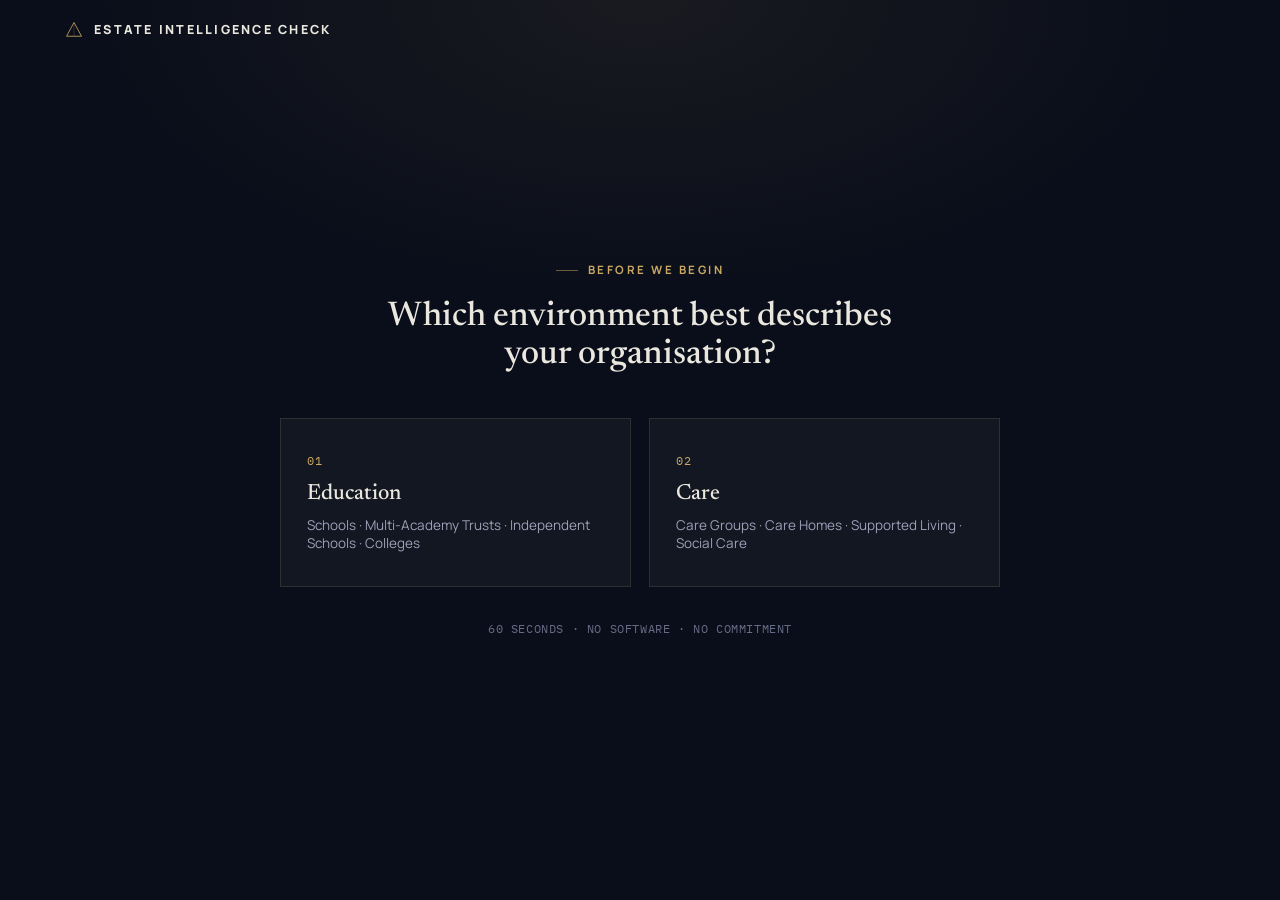
<file: public/check.html>
<!DOCTYPE html>
<html lang="en-GB">
<head>
<meta charset="UTF-8">
<meta name="viewport" content="width=device-width, initial-scale=1, viewport-fit=cover">
<title>The Estate Intelligence Check | Prism</title>
<meta name="description" content="A 60-second diagnostic for education and care sector leaders: find out how visible your organisation's future replacement, condition and funding pressure really is.">
<meta name="robots" content="index,follow">
<meta property="og:type" content="website">
<meta property="og:title" content="The Estate Intelligence Check | Prism">
<meta property="og:description" content="You know what you own. Do you know what it's going to cost you? Take the 60-second Estate Intelligence Check.">
<meta property="og:url" content="https://www.prismgroup.uk/check">
<!-- <meta property="og:image" content="https://www.prismgroup.uk/check/og-image.jpg"> add a 1200x630 share image when available -->
<link rel="icon" href="data:image/svg+xml,%3Csvg xmlns='http://www.w3.org/2000/svg' viewBox='0 0 32 32'%3E%3Crect width='32' height='32' fill='%23070910'/%3E%3Cpath d='M16 6 L25 24 L7 24 Z' fill='none' stroke='%23c9a961' stroke-width='1.4'/%3E%3Cpath d='M16 6 L16 24' stroke='%23c9a961' stroke-width='0.6' opacity='0.6'/%3E%3C/svg%3E">
<link rel="preconnect" href="https://fonts.googleapis.com">
<link rel="preconnect" href="https://fonts.gstatic.com" crossorigin>
<link href="https://fonts.googleapis.com/css2?family=Newsreader:ital,wght@0,400;0,500;0,600;1,400;1,500&family=Manrope:wght@400;500;600;700;800&family=IBM+Plex+Mono:wght@500;600&display=swap" rel="stylesheet">
<style>
  /* ============================================================
     DESIGN TOKENS
     Prism — cinematic dark editorial. Committed single visual
     world (deliberate, not an oversight): a high-end intelligence
     firm, not a SaaS product. See design notes at end of file.
     ============================================================ */
  :root{
    --void:#07080d;
    --navy-950:#0a0e1a;
    --navy-900:#0e1424;
    --navy-850:#111a2e;
    --navy-800:#141c33;
    --navy-700:#1c2846;
    --line:rgba(201,178,128,.15);
    --line-strong:rgba(201,178,128,.32);
    --line-flat:rgba(234,231,222,.09);
    --ink:#eae7de;
    --ink-dim:#9aa1b8;
    --ink-faint:#666d85;
    --gold:#c9a961;
    --gold-bright:#e8cf94;
    --gold-dim:rgba(201,169,97,.5);
    --glass:rgba(234,231,222,.035);
    --glass-strong:rgba(234,231,222,.065);
    --good:#7fb599;
    --warn:#cf9c5c;
    --risk:#c77e6c;
    --shadow-lg:0 40px 100px -40px rgba(0,0,0,.75);
    --shadow-md:0 20px 50px -25px rgba(0,0,0,.6);
    --serif:'Newsreader', Georgia, 'Times New Roman', serif;
    --sans:'Manrope', -apple-system, BlinkMacSystemFont, 'Segoe UI', sans-serif;
    --mono:'IBM Plex Mono', 'SFMono-Regular', Menlo, Consolas, monospace;
    --measure:640px;
    --edge: clamp(20px, 6vw, 64px);
  }

  *,*::before,*::after{ box-sizing:border-box; }
  html{ background:var(--void); scroll-behavior:smooth; height:100%; }
  body{
    margin:0;
    height:100%;
    background:var(--void);
    color:var(--ink);
    font-family:var(--sans);
    font-size:16px;
    line-height:1.6;
    -webkit-font-smoothing:antialiased;
    text-rendering:optimizeLegibility;
    overflow:hidden;
  }

  h1,h2,h3,h4{ font-family:var(--serif); font-weight:500; line-height:1.12; margin:0; text-wrap:balance; }
  p{ margin:0; }
  a{ color:inherit; }
  button{ font-family:inherit; }
  img,svg{ display:block; max-width:100%; }

  .eyebrow{
    font-family:var(--sans); font-weight:700; font-size:11.5px; letter-spacing:.22em;
    text-transform:uppercase; color:var(--gold); display:inline-flex; align-items:center; gap:10px;
  }
  .eyebrow::before{ content:''; width:22px; height:1px; background:var(--gold-dim); display:block; }

  .measure{ max-width:var(--measure); }
  .wrap{ max-width:1180px; margin-inline:auto; padding-inline:var(--edge); }

  ::selection{ background:var(--gold); color:var(--navy-950); }
  :focus-visible{ outline:1.5px solid var(--gold-bright); outline-offset:3px; }

  /* subtle grain / vignette so flat navy never looks like a plain SaaS bg */
  body::before{
    content:''; position:fixed; inset:0; pointer-events:none; z-index:0;
    background:
      radial-gradient(ellipse 90% 60% at 50% -10%, rgba(201,169,97,.07), transparent 60%),
      radial-gradient(ellipse 70% 50% at 100% 100%, rgba(28,40,70,.5), transparent 60%);
  }

  /* ============================================================
     BRAND / HEADER (lives inside the stage now — see STAGE below)
     ============================================================ */
  .brand{ display:flex; align-items:center; gap:10px; text-decoration:none; }
  .brand svg{ width:20px; height:20px; }
  .brand-word{ font-family:var(--sans); font-weight:800; font-size:14.5px; letter-spacing:.18em; color:var(--ink); }

  .header-progress{
    font-family:var(--mono); font-size:12.5px; letter-spacing:.06em; color:var(--ink-dim);
    display:flex; align-items:center; gap:10px; opacity:0; transform:translateY(-4px);
    transition:opacity .3s ease, transform .3s ease;
  }
  .header-progress.show{ opacity:1; transform:none; }
  .header-progress b{ color:var(--gold-bright); font-weight:600; }

  .cta-row{ display:flex; flex-wrap:wrap; align-items:center; gap:18px; margin-top:6px; }

  .btn{
    appearance:none; border:none; cursor:pointer; font-family:var(--sans); font-weight:700;
    font-size:14.5px; letter-spacing:.03em; display:inline-flex; align-items:center; gap:10px;
    padding:16px 26px; transition:background .25s ease, color .25s ease, border-color .25s ease, transform .25s ease;
  }
  .btn-primary{
    background:var(--gold); color:var(--navy-950); border:1px solid var(--gold);
  }
  .btn-primary:hover{ background:var(--gold-bright); border-color:var(--gold-bright); transform:translateY(-1px); }
  .btn-primary svg{ width:14px; height:14px; transition:transform .25s ease; }
  .btn-primary:hover svg{ transform:translateX(3px); }

  .btn-ghost{
    background:transparent; color:var(--ink-dim); border:1px solid var(--line-flat);
  }
  .btn-ghost:hover{ color:var(--ink); border-color:var(--line-strong); }

  .reassure{
    font-family:var(--mono); font-size:12px; letter-spacing:.05em; color:var(--ink-faint);
  }

  /* ============================================================
     STAGE — the full-viewport diagnostic (this IS the page)
     ============================================================ */
  .stage{
    position:fixed; inset:0; z-index:100; background:var(--navy-950);
    display:flex; flex-direction:column;
  }
  .stage::before{
    content:''; position:absolute; inset:0; pointer-events:none;
    background:radial-gradient(ellipse 80% 60% at 50% 0%, rgba(201,169,97,.08), transparent 55%);
  }
  .stage-top{
    display:flex; align-items:center; justify-content:space-between; padding:20px var(--edge);
    position:relative; z-index:2;
  }
  .stage-progress-track{
    position:absolute; top:0; left:0; height:2px; background:var(--gold);
    transition:width .5s cubic-bezier(.4,0,.2,1); width:0%;
  }

  .stage-body{
    flex:1; overflow-y:auto; display:flex; flex-direction:column; align-items:center;
    padding:10px var(--edge) 70px; position:relative; z-index:2;
  }
  .panel{ width:100%; max-width:720px; margin:auto; padding:34px 0; }
  .panel[hidden]{ display:none; }

  .panel-eyebrow{ text-align:center; display:flex; justify-content:center; margin-bottom:18px; }
  .panel h2.panel-title{ text-align:center; font-size:clamp(24px,3.6vw,34px); }
  .panel .panel-sub{ text-align:center; color:var(--ink-dim); margin-top:14px; font-size:15.5px; max-width:520px; margin-inline:auto; }

  .micro-copy{
    text-align:center; font-family:var(--serif); font-style:italic; color:var(--gold-bright);
    font-size:14.5px; height:20px; margin-top:18px; opacity:0; transition:opacity .4s ease;
  }
  .micro-copy.show{ opacity:1; }

  /* sector cards */
  .sector-grid{ display:grid; grid-template-columns:1fr 1fr; gap:18px; margin-top:44px; }
  @media (max-width:600px){ .sector-grid{ grid-template-columns:1fr; } }
  .sector-card{
    background:var(--glass); border:1px solid var(--line); padding:34px 26px; text-align:left;
    cursor:pointer; color:var(--ink); transition:border-color .25s ease, background .25s ease, transform .25s ease;
    position:relative;
  }
  .sector-card:hover{ border-color:var(--line-strong); background:var(--glass-strong); transform:translateY(-2px); }
  .sector-card .sc-num{ font-family:var(--mono); font-size:12px; color:var(--gold); letter-spacing:.06em; }
  .sector-card h3{ font-size:22px; margin-top:14px; }
  .sector-card p{ color:var(--ink-dim); font-size:13.5px; margin-top:10px; }

  /* question panel */
  .q-text{
    font-family:var(--serif); font-size:clamp(21px,3.2vw,28px); text-align:center; text-wrap:balance;
    line-height:1.35; max-width:600px; margin-inline:auto;
  }
  .q-dim{ text-align:center; margin-top:14px; }
  .q-dim span{ font-family:var(--mono); font-size:11px; letter-spacing:.08em; color:var(--ink-faint); text-transform:uppercase; }

  .options{ display:flex; flex-direction:column; gap:10px; margin-top:40px; }
  .option{
    background:var(--glass); border:1px solid var(--line-flat); color:var(--ink);
    text-align:left; padding:17px 22px; cursor:pointer; font-size:15px; font-family:var(--sans); font-weight:500;
    display:flex; align-items:center; gap:14px; transition:border-color .2s ease, background .2s ease;
  }
  .option .opt-dot{ width:8px; height:8px; border:1px solid var(--ink-faint); flex:none; transition:.2s; }
  .option:hover{ border-color:var(--line-strong); background:var(--glass-strong); }
  .option:hover .opt-dot{ border-color:var(--gold-bright); }
  .option.selected{ border-color:var(--gold); background:rgba(201,169,97,.08); }
  .option.selected .opt-dot{ background:var(--gold); border-color:var(--gold); }

  .q-nav{ display:flex; justify-content:center; margin-top:30px; }
  .q-back{ background:none; border:none; color:var(--ink-faint); font-size:13px; cursor:pointer; display:flex; align-items:center; gap:6px; }
  .q-back:hover{ color:var(--ink-dim); }
  .q-back svg{ width:12px; height:12px; }

  /* lead form */
  .lead-note{
    text-align:center; color:var(--ink-dim); font-size:14px; margin-top:18px; max-width:460px; margin-inline:auto;
  }
  .lead-form{ margin-top:38px; display:grid; grid-template-columns:1fr 1fr; gap:16px; }
  .field{ display:flex; flex-direction:column; gap:8px; }
  .field.full{ grid-column:1 / -1; }
  .field label{ font-size:11.5px; letter-spacing:.06em; text-transform:uppercase; color:var(--ink-faint); font-weight:700; }
  .field input, .field select{
    background:var(--navy-900); border:1px solid var(--line-flat); color:var(--ink); padding:13px 14px;
    font-family:var(--sans); font-size:14.5px; width:100%; transition:border-color .2s ease;
  }
  .field input:focus, .field select:focus{ border-color:var(--gold-dim); outline:none; }
  .field select{ appearance:none; background-image:url("data:image/svg+xml,%3Csvg xmlns='http://www.w3.org/2000/svg' viewBox='0 0 12 8'%3E%3Cpath fill='%239aa1b8' d='M1 1l5 5 5-5'/%3E%3C/svg%3E"); background-repeat:no-repeat; background-position:right 14px center; }
  @media (max-width:560px){ .lead-form{ grid-template-columns:1fr; } }

  .lead-submit{ margin-top:26px; display:flex; flex-direction:column; align-items:center; gap:14px; }
  .privacy-line{ font-size:12px; color:var(--ink-faint); text-align:center; max-width:440px; }

  /* result panel */
  .score-block{ text-align:center; }
  .score-num{ font-family:var(--mono); font-size:clamp(64px,14vw,108px); font-weight:600; color:var(--gold-bright); line-height:1; letter-spacing:-.02em; }
  .score-num sup{ font-size:.28em; color:var(--ink-faint); font-family:var(--mono); font-weight:500; top:-.5em; }
  .score-headline{ font-size:clamp(22px,3.2vw,30px); margin-top:20px; }
  .score-sub{ color:var(--ink-dim); margin-top:10px; font-size:15.5px; }

  .dims{ display:grid; grid-template-columns:repeat(4,1fr); gap:14px; margin-top:52px; }
  @media (max-width:640px){ .dims{ grid-template-columns:1fr 1fr; } }
  .dim-card{ border:1px solid var(--line-flat); padding:18px 14px; background:var(--glass); }
  .dim-card .dim-label{ font-size:11px; letter-spacing:.04em; color:var(--ink-dim); font-weight:700; text-transform:uppercase; min-height:28px; }
  .dim-card .dim-pct{ font-family:var(--mono); font-size:26px; color:var(--ink); margin-top:10px; }
  .dim-bar{ height:3px; background:var(--line-flat); margin-top:12px; position:relative; overflow:hidden; }
  .dim-bar i{ position:absolute; left:0; top:0; bottom:0; width:0%; background:var(--gold); transition:width 1.1s cubic-bezier(.22,.7,.24,1) .2s; }
  .dim-card.weak .dim-pct{ color:var(--warn); }
  .dim-card.weak .dim-bar i{ background:var(--warn); }

  .insight{
    margin-top:56px; padding:34px clamp(20px,4vw,44px); background:var(--glass); border:1px solid var(--line);
    position:relative;
  }
  .insight::before,.insight::after{ content:''; position:absolute; width:12px; height:12px; border:1px solid var(--gold-dim); }
  .insight::before{ top:-1px; left:-1px; border-right:none; border-bottom:none; }
  .insight::after{ bottom:-1px; right:-1px; border-left:none; border-top:none; }
  .insight .eyebrow{ margin-bottom:4px; }
  .insight h3{ font-size:clamp(19px,2.6vw,24px); margin-top:14px; color:var(--gold-bright); }
  .insight p{ margin-top:16px; color:var(--ink-dim); font-size:15px; line-height:1.7; }
  .insight p + p{ margin-top:12px; }

  .benchmark{ margin-top:30px; text-align:center; }
  .benchmark p{ font-family:var(--serif); font-style:italic; color:var(--ink-dim); font-size:15px; max-width:520px; margin-inline:auto; line-height:1.6; }

  .bridge{ margin-top:80px; padding-top:60px; border-top:1px solid var(--line-flat); text-align:center; }
  .bridge h3{ font-size:clamp(23px,3.4vw,30px); }
  .bridge p.lead-p{ color:var(--ink-dim); margin-top:18px; font-size:15.5px; max-width:520px; margin-inline:auto; line-height:1.7; }
  .bridge-then{ font-family:var(--serif); font-style:italic; color:var(--gold-bright); font-size:17px; margin-top:22px; }

  .steps{ display:flex; align-items:stretch; justify-content:center; gap:0; margin-top:44px; flex-wrap:wrap; }
  .step{ flex:1; min-width:170px; max-width:220px; padding:0 18px; text-align:left; }
  .step .step-num{ font-family:var(--mono); font-size:12px; color:var(--gold); }
  .step h4{ font-family:var(--sans); font-weight:700; font-size:14.5px; margin-top:10px; color:var(--ink); }
  .step p{ font-size:13px; color:var(--ink-dim); margin-top:8px; line-height:1.55; }
  .step-arrow{ display:flex; align-items:center; color:var(--gold-dim); padding:0 6px; }
  .step-arrow svg{ width:16px; height:16px; }
  @media (max-width:640px){ .steps{ flex-direction:column; gap:22px; align-items:center; } .step{ text-align:center; max-width:280px; } .step-arrow{ transform:rotate(90deg); } }

  .final-cta{ margin-top:70px; text-align:center; }
  .final-cta h3{ font-size:clamp(21px,3vw,26px); }
  .final-cta p{ color:var(--ink-dim); margin-top:14px; font-size:15px; max-width:460px; margin-inline:auto; line-height:1.65; }
  .final-cta .cta-row{ justify-content:center; margin-top:28px; }
  .cta-confirm{ font-family:var(--serif); font-style:italic; color:var(--good); font-size:15px; }

  .stage-foot-space{ height:40px; }

  /* utility */
  .sr-only{ position:absolute; width:1px; height:1px; overflow:hidden; clip:rect(0,0,0,0); white-space:nowrap; }

  @media (prefers-reduced-motion: reduce){
    *,*::before,*::after{ animation-duration:.001ms !important; transition-duration:.001ms !important; scroll-behavior:auto !important; }
  }
</style>
</head>
<body>

<!-- ============================================================
     STAGE — the diagnostic itself. This is the whole page: no
     separate marketing/welcome screen, it opens straight on
     "Before we begin".
     ============================================================ -->
<div class="stage" id="stage" role="main" aria-label="Estate Intelligence Check">
  <div class="stage-progress-track" id="stageProgress"></div>
  <div class="stage-top">
    <a href="https://www.prismgroup.uk" class="brand" target="_blank" rel="noopener" aria-label="Prism — visit prismgroup.uk">
      <svg viewBox="0 0 32 32" aria-hidden="true"><path d="M16 4 L28 26 L4 26 Z" fill="none" stroke="#c9a961" stroke-width="1.3"/><path d="M16 4 L16 26" stroke="#c9a961" stroke-width="0.6" opacity="0.55"/></svg>
      <span class="brand-word" style="font-size:12.5px;">ESTATE INTELLIGENCE CHECK</span>
    </a>
    <div class="header-progress" id="headerProgress"><span id="hpText">01 / 05</span></div>
  </div>

  <div class="stage-body" id="stageBody">

    <!-- SECTOR -->
    <div class="panel" data-panel="sector">
      <div class="panel-eyebrow"><span class="eyebrow">BEFORE WE BEGIN</span></div>
      <h2 class="panel-title">Which environment best describes<br>your organisation?</h2>
      <div class="sector-grid">
        <button class="sector-card" data-sector="education" type="button">
          <div class="sc-num">01</div>
          <h3>Education</h3>
          <p>Schools &middot; Multi-Academy Trusts &middot; Independent Schools &middot; Colleges</p>
        </button>
        <button class="sector-card" data-sector="care" type="button">
          <div class="sc-num">02</div>
          <h3>Care</h3>
          <p>Care Groups &middot; Care Homes &middot; Supported Living &middot; Social Care</p>
        </button>
      </div>
      <p class="reassure" style="text-align:center;margin-top:32px;">60 SECONDS &middot; NO SOFTWARE &middot; NO COMMITMENT</p>
    </div>

    <!-- QUESTION -->
    <div class="panel" data-panel="question" hidden>
      <div class="panel-eyebrow"><span class="eyebrow" id="qDimLabel">ASSET VISIBILITY</span></div>
      <p class="q-text" id="qText"></p>
      <div class="options" id="qOptions"></div>
      <p class="micro-copy" id="microCopy"></p>
      <div class="q-nav">
        <button class="q-back" id="qBackBtn" type="button">
          <svg viewBox="0 0 16 16" fill="none"><path d="M10 3L5 8l5 5" stroke="currentColor" stroke-width="1.4" stroke-linecap="round" stroke-linejoin="round"/></svg>
          Back
        </button>
      </div>
    </div>

    <!-- LEAD FORM -->
    <div class="panel" data-panel="lead" hidden>
      <div class="panel-eyebrow"><span class="eyebrow">RESULT READY</span></div>
      <h2 class="panel-title">Your Estate Intelligence Score is ready.</h2>
      <p class="panel-sub">Tell us where to send your result.</p>
      <p class="lead-note">We&rsquo;ll use your answers to generate your individual Estate Intelligence result &mdash; a personal read on your organisation&rsquo;s visibility, not a generic score.</p>

      <form class="lead-form" id="leadForm" novalidate>
        <div class="field">
          <label for="fFirst">First name</label>
          <input type="text" id="fFirst" name="firstName" autocomplete="given-name" required>
        </div>
        <div class="field">
          <label for="fLast">Last name</label>
          <input type="text" id="fLast" name="lastName" autocomplete="family-name" required>
        </div>
        <div class="field full">
          <label for="fOrg">Organisation</label>
          <input type="text" id="fOrg" name="organisation" autocomplete="organization" required>
        </div>
        <div class="field">
          <label for="fTitle">Job title</label>
          <input type="text" id="fTitle" name="jobTitle" autocomplete="organization-title" placeholder="e.g. CFO, Estates Director">
        </div>
        <div class="field">
          <label for="fOrgType" id="fOrgTypeLabel">Organisation type</label>
          <select id="fOrgType" name="orgType" required></select>
        </div>
        <div class="field">
          <label for="fEmail">Email</label>
          <input type="email" id="fEmail" name="email" autocomplete="email" required>
        </div>
        <div class="field">
          <label for="fPhone">Phone <span style="text-transform:none;font-weight:500;">(optional)</span></label>
          <input type="tel" id="fPhone" name="phone" autocomplete="tel">
        </div>

        <div class="field full lead-submit">
          <button class="btn btn-primary" type="submit">
            Reveal My Score
            <svg viewBox="0 0 16 16" fill="none" aria-hidden="true"><path d="M2 8h11M9 4l4 4-4 4" stroke="currentColor" stroke-width="1.5" stroke-linecap="round" stroke-linejoin="round"/></svg>
          </button>
          <p class="privacy-line">No mailing list you didn&rsquo;t ask for. Prism never shares your details with third parties.</p>
        </div>
      </form>
    </div>

    <!-- RESULT -->
    <div class="panel" data-panel="result" hidden style="max-width:760px;">
      <div class="score-block">
        <span class="eyebrow" style="justify-content:center;">ESTATE INTELLIGENCE SCORE</span>
        <div class="score-num" style="margin-top:18px;"><span id="scoreNum">0</span><sup>/100</sup></div>
        <h2 class="score-headline" id="scoreHeadline"></h2>
        <p class="score-sub" id="scoreSub"></p>
      </div>

      <div class="dims" id="dimsGrid"></div>

      <div class="insight">
        <span class="eyebrow">YOUR BIGGEST VISIBILITY GAP</span>
        <h3 id="insightTitle"></h3>
        <div id="insightBody"></div>
      </div>

      <div class="benchmark">
        <p>Organisations often discover that their visibility is strongest around what they own &mdash; and weakest around what they will need to spend next.</p>
      </div>

      <div class="bridge">
        <span class="eyebrow" style="justify-content:center;">THE PRISM BRIDGE</span>
        <h3 style="margin-top:16px;">The information already exists.<br>The insight doesn&rsquo;t.</h3>
        <p class="lead-p">Your organisation probably already holds much of the information needed to understand future estate pressure. The challenge is turning that information into something a leadership team can see, understand and act upon.</p>
        <p class="bridge-then">That&rsquo;s where Prism comes in.</p>

        <div class="steps">
          <div class="step">
            <div class="step-num">01</div>
            <h4>Existing information</h4>
            <p>We work with the records you already hold.</p>
          </div>
          <div class="step-arrow" aria-hidden="true">
            <svg viewBox="0 0 16 16" fill="none"><path d="M2 8h11M9 4l4 4-4 4" stroke="currentColor" stroke-width="1.4" stroke-linecap="round" stroke-linejoin="round"/></svg>
          </div>
          <div class="step">
            <div class="step-num">02</div>
            <h4>Intelligence</h4>
            <p>We identify patterns, pressures and emerging replacement requirements.</p>
          </div>
          <div class="step-arrow" aria-hidden="true">
            <svg viewBox="0 0 16 16" fill="none"><path d="M2 8h11M9 4l4 4-4 4" stroke="currentColor" stroke-width="1.4" stroke-linecap="round" stroke-linejoin="round"/></svg>
          </div>
          <div class="step">
            <div class="step-num">03</div>
            <h4>Executive clarity</h4>
            <p>We turn them into a view leadership can use for planning and decision-making.</p>
          </div>
        </div>
      </div>

      <div class="final-cta" id="finalCta">
        <h3>See What Your Estate Data Could Reveal</h3>
        <p>Your Estate Intelligence Check is only the starting point. If you&rsquo;d like to see what a deeper review could reveal about your organisation, we&rsquo;ll show you how.</p>
        <div class="cta-row">
          <button class="btn btn-primary" id="exploreBtn" type="button">Explore My Estate Intelligence</button>
          <button class="btn btn-ghost" id="laterBtn" type="button">I&rsquo;ll Review This Later</button>
        </div>
      </div>

      <div class="stage-foot-space"></div>
    </div>

  </div>
</div>

<script>
(function(){
  "use strict";

  /* ============================================================
     CONTENT — questions, per-sector wording, scoring
     ============================================================ */
  var OPTS_STANDARD = ["Very confident","Reasonably confident","Somewhat outdated","Significantly out of date","I'm not sure"];

  var QUESTIONS = [
    {
      id:"q1", dim:"assetVisibility", dimLabel:"Asset Visibility",
      edu:"How are your school's or trust's asset and equipment records currently held?",
      care:"How are your care group's or setting's asset and equipment records currently held?",
      options:["A single system, actively maintained","A spreadsheet or register, updated periodically","Spread across several people or departments","Mostly memory, paper files or informal notes","I genuinely don't know"]
    },
    {
      id:"q2", dim:"replacementVisibility", dimLabel:"Replacement Visibility",
      edu:"When major replacement costs appear in the budget, how often are they genuinely unexpected?",
      care:"When major replacement costs appear in the budget, how often are they genuinely unexpected?",
      options:["Rarely &mdash; we usually see them coming","Occasionally","Quite often","We don't currently forecast them","I'm not sure"]
    },
    {
      id:"q3", dim:"financialForesight", dimLabel:"Financial Foresight",
      edu:"Does your trust hold a multi-year forecast of likely capital and replacement costs?",
      care:"Does your organisation hold a multi-year forecast of likely capital and replacement costs?",
      options:["Yes, and it's regularly reviewed","Yes, but it's rarely updated","Only for specific projects","No &mdash; we work year to year","I'm not sure"]
    },
    {
      id:"q4", dim:"financialForesight", dimLabel:"Financial Foresight",
      edu:"How confident are you that this year's budget reflects the true condition and age of your estate?",
      care:"How confident are you that this year's budget reflects the true condition and age of your estate?",
      options:["Very confident","Reasonably confident","Not entirely","Not confident at all","I'm not sure"]
    },
    {
      id:"q5", dim:"riskVisibility", dimLabel:"Risk Visibility",
      edu:"If a major system failed tomorrow &mdash; a roof, a boiler, a heating system &mdash; how prepared is your trust to fund the replacement?",
      care:"If a major system failed tomorrow &mdash; a boiler, a hoist, a passenger lift &mdash; how prepared is your organisation to fund the replacement?",
      options:["Fully prepared &mdash; it's budgeted for","Reasonably prepared","We'd find a way","We would struggle","I'm not sure"]
    }
  ];

  var MICRO_COPY = { 1:"Interesting.", 2:"That's more common than you might think.", 3:"One more question." };

  var ORG_TYPES = {
    education:["Multi-Academy Trust","Single Academy Trust","Local authority school","Independent school","Sixth form / college","Other"],
    care:["Care group (multiple settings)","Single care home","Supported living provider","Domiciliary / home care","Other"]
  };

  var INSIGHTS = {
    assetVisibility:{
      label:"What you own",
      title:"Asset visibility",
      body:[
        "You have more visibility of the numbers around your estate than of the estate itself. Records exist, but they don't always reflect what's really in use, where it is, or what condition it's in.",
        "That's a common starting point &mdash; and it means everything built on top of those records, budgets, replacement plans, insured values, inherits the same uncertainty."
      ]
    },
    replacementVisibility:{
      label:"Replacement forecasting",
      title:"Replacement forecasting",
      body:[
        "You appear to have reasonable visibility of what you own, but less visibility of what is likely to require replacement, and when.",
        "That matters because replacement pressure rarely arrives suddenly. It builds quietly in the background &mdash; until it becomes a budget problem."
      ]
    },
    financialForesight:{
      label:"Financial foresight",
      title:"Financial foresight",
      body:[
        "You can likely account for what you own and, to some degree, its condition. What's less visible is how that translates into pounds &mdash; this year, next year, and the year after.",
        "Without that translation, capital planning tends to happen in reaction to failures rather than ahead of them."
      ]
    },
    riskVisibility:{
      label:"Risk exposure",
      title:"Risk exposure",
      body:[
        "Your day-to-day view of the estate looks reasonably solid. Where visibility thins out is around exposure &mdash; what an unplanned failure would actually cost you, and how ready your organisation is to fund it at short notice.",
        "That's often the gap that only becomes visible at the worst possible moment: a boiler, a roof, a lift &mdash; the failure nobody had budgeted for."
      ]
    }
  };

  var DIM_ORDER = ["assetVisibility","replacementVisibility","financialForesight","riskVisibility"];
  var WEAKEST_PRIORITY = ["financialForesight","replacementVisibility","riskVisibility","assetVisibility"];

  function scoreBand(overall){
    if(overall>=80) return { h:"Your estate intelligence is strong.", s:"You have real visibility across ownership, condition and future cost — rarer than you might think." };
    if(overall>=60) return { h:"Your estate is visible.", s:"Your future pressure isn't — yet." };
    if(overall>=40) return { h:"You know what you own.", s:"What it's going to cost you is far less clear." };
    return { h:"Right now, most of what matters is still invisible.", s:"Not because the information doesn't exist — because nobody's had a reason to join it up yet." };
  }

  /* ============================================================
     STATE
     ============================================================ */
  var state = { sector:null, answers:new Array(QUESTIONS.length).fill(-1), qIndex:0, leadId:null, lead:null, scores:null };
  var reducedMotion = window.matchMedia && window.matchMedia("(prefers-reduced-motion: reduce)").matches;

  var campaignParams = (function(){
    var p = new URLSearchParams(window.location.search);
    var keys = ["utm_source","utm_medium","utm_campaign","utm_content","utm_term","source","campaign"];
    var out = {};
    keys.forEach(function(k){ if(p.has(k)) out[k]=p.get(k); });
    return out;
  })();

  /* ============================================================
     STAGE — this is the whole page, so it initialises straight
     into the sector panel. No welcome screen, no open/close.
     ============================================================ */
  var stageBody = document.getElementById("stageBody");
  var headerProgress = document.getElementById("headerProgress");
  var hpText = document.getElementById("hpText");
  var stageProgress = document.getElementById("stageProgress");

  function resetQuiz(){
    state = { sector:null, answers:new Array(QUESTIONS.length).fill(-1), qIndex:0, leadId:null, lead:null, scores:null };
    stageProgress.style.width = "0%";
  }

  function showPanel(name){
    document.querySelectorAll(".panel").forEach(function(p){
      p.hidden = p.getAttribute("data-panel") !== name;
    });
    stageBody.scrollTop = 0;
    if(name === "question"){
      headerProgress.classList.add("show");
      stageProgress.style.width = (state.qIndex/QUESTIONS.length*100) + "%";
    } else if(name === "result"){
      headerProgress.classList.remove("show");
      stageProgress.style.width = "100%";
    } else {
      headerProgress.classList.remove("show");
      stageProgress.style.width = name === "lead" ? "100%" : "0%";
    }
  }

  /* ============================================================
     SECTOR
     ============================================================ */
  document.querySelectorAll(".sector-card").forEach(function(card){
    card.addEventListener("click", function(){
      state.sector = card.getAttribute("data-sector");
      state.qIndex = 0;
      renderQuestion();
      showPanel("question");
    });
  });

  /* Land straight on "Before we begin" — no welcome page to click through first. */
  resetQuiz();
  showPanel("sector");

  /* ============================================================
     QUESTIONS
     ============================================================ */
  var qText = document.getElementById("qText");
  var qOptions = document.getElementById("qOptions");
  var qDimLabel = document.getElementById("qDimLabel");
  var microCopy = document.getElementById("microCopy");
  var qBackBtn = document.getElementById("qBackBtn");

  function renderQuestion(){
    var q = QUESTIONS[state.qIndex];
    qText.innerHTML = state.sector === "care" ? q.care : q.edu;
    qDimLabel.textContent = q.dimLabel.toUpperCase();
    hpText.innerHTML = pad(state.qIndex+1) + " / " + pad(QUESTIONS.length);
    qOptions.innerHTML = "";
    q.options.forEach(function(optText, i){
      var btn = document.createElement("button");
      btn.type = "button";
      btn.className = "option" + (state.answers[state.qIndex] === i ? " selected" : "");
      btn.innerHTML = '<span class="opt-dot"></span><span>' + optText + "</span>";
      btn.addEventListener("click", function(){ selectOption(i); });
      qOptions.appendChild(btn);
    });
    qBackBtn.style.visibility = state.qIndex === 0 ? "hidden" : "visible";
    microCopy.classList.remove("show");
    microCopy.textContent = "";
    stageProgress.style.width = (state.qIndex/QUESTIONS.length*100) + "%";
  }

  function selectOption(i){
    state.answers[state.qIndex] = i;
    Array.prototype.forEach.call(qOptions.children, function(el, idx){
      el.classList.toggle("selected", idx === i);
    });
    var msg = MICRO_COPY[state.qIndex];
    if(msg){ microCopy.textContent = msg; microCopy.classList.add("show"); }

    setTimeout(function(){
      if(state.qIndex < QUESTIONS.length - 1){
        state.qIndex++;
        renderQuestion();
      } else {
        renderLeadForm();
        showPanel("lead");
      }
    }, reducedMotion ? 60 : 420);
  }

  qBackBtn.addEventListener("click", function(){
    if(state.qIndex > 0){ state.qIndex--; renderQuestion(); }
  });

  function pad(n){ return n < 10 ? "0"+n : ""+n; }

  /* ============================================================
     LEAD FORM
     ============================================================ */
  var leadForm = document.getElementById("leadForm");
  var fOrgType = document.getElementById("fOrgType");
  var fOrgTypeLabel = document.getElementById("fOrgTypeLabel");

  function renderLeadForm(){
    var types = ORG_TYPES[state.sector] || ORG_TYPES.education;
    fOrgType.innerHTML = "";
    types.forEach(function(t){
      var o = document.createElement("option");
      o.value = t; o.textContent = t;
      fOrgType.appendChild(o);
    });
    fOrgTypeLabel.textContent = state.sector === "care" ? "Organisation type" : "Trust / organisation type";
  }

  leadForm.addEventListener("submit", function(e){
    e.preventDefault();
    if(!leadForm.checkValidity()){ leadForm.reportValidity(); return; }

    var fd = new FormData(leadForm);
    state.lead = {
      firstName: fd.get("firstName"), lastName: fd.get("lastName"),
      organisation: fd.get("organisation"), jobTitle: fd.get("jobTitle") || "",
      orgType: fd.get("orgType"), email: fd.get("email"), phone: fd.get("phone") || ""
    };
    state.scores = computeScores();
    state.leadId = genId();

    submitLead("reveal");
    renderResult();
    showPanel("result");
  });

  /* ============================================================
     SCORING
     ============================================================ */
  function computeScores(){
    var dimPoints = { assetVisibility:0, replacementVisibility:0, financialForesight:0, riskVisibility:0 };
    var dimMax = { assetVisibility:0, replacementVisibility:0, financialForesight:0, riskVisibility:0 };
    var totalPoints = 0, totalMax = 0;

    QUESTIONS.forEach(function(q, i){
      var idx = state.answers[i];
      var pts = idx >= 0 ? (4 - idx) : 0;
      dimPoints[q.dim] += pts; dimMax[q.dim] += 4;
      totalPoints += pts; totalMax += 4;
    });

    var dims = {};
    DIM_ORDER.forEach(function(d){ dims[d] = Math.round(dimPoints[d] / dimMax[d] * 100); });
    var overall = Math.round(totalPoints / totalMax * 100);

    var weakest = WEAKEST_PRIORITY[0], minVal = Infinity;
    WEAKEST_PRIORITY.forEach(function(d){ if(dims[d] < minVal){ minVal = dims[d]; weakest = d; } });

    return { overall:overall, dims:dims, weakest:weakest };
  }

  /* ============================================================
     RESULT RENDER
     ============================================================ */
  var scoreNum = document.getElementById("scoreNum");
  var scoreHeadline = document.getElementById("scoreHeadline");
  var scoreSub = document.getElementById("scoreSub");
  var dimsGrid = document.getElementById("dimsGrid");
  var insightTitle = document.getElementById("insightTitle");
  var insightBody = document.getElementById("insightBody");

  var DIM_LABELS = { assetVisibility:"Asset Visibility", replacementVisibility:"Replacement Visibility", financialForesight:"Financial Foresight", riskVisibility:"Risk Visibility" };

  function renderResult(){
    var s = state.scores;
    var band = scoreBand(s.overall);
    scoreHeadline.textContent = band.h;
    scoreSub.textContent = band.s;

    animateNumber(scoreNum, s.overall, reducedMotion ? 0 : 1000);

    dimsGrid.innerHTML = "";
    DIM_ORDER.forEach(function(d){
      var card = document.createElement("div");
      card.className = "dim-card" + (d === s.weakest ? " weak" : "");
      card.innerHTML =
        '<div class="dim-label">' + DIM_LABELS[d] + '</div>' +
        '<div class="dim-pct">' + s.dims[d] + '%</div>' +
        '<div class="dim-bar"><i style="width:0%"></i></div>';
      dimsGrid.appendChild(card);
      var bar = card.querySelector(".dim-bar i");
      requestAnimationFrame(function(){ setTimeout(function(){ bar.style.width = s.dims[d] + "%"; }, 30); });
    });

    var ins = INSIGHTS[s.weakest];
    insightTitle.textContent = ins.title;
    insightBody.innerHTML = ins.body.map(function(p){ return "<p>"+p+"</p>"; }).join("");

    var finalCta = document.getElementById("finalCta");
    finalCta.innerHTML =
      '<h3>See What Your Estate Data Could Reveal</h3>' +
      '<p>Your Estate Intelligence Check is only the starting point. If you’d like to see what a deeper review could reveal about your organisation, we’ll show you how.</p>' +
      '<div class="cta-row">' +
        '<button class="btn btn-primary" id="exploreBtn" type="button">Explore My Estate Intelligence</button>' +
        '<button class="btn btn-ghost" id="laterBtn" type="button">I’ll Review This Later</button>' +
      '</div>';

    document.getElementById("exploreBtn").addEventListener("click", function(){
      submitLead("explore");
      finalCta.innerHTML =
        '<h3>See What Your Estate Data Could Reveal</h3>' +
        '<p class="cta-confirm">Noted &mdash; thank you. We’ll follow up personally, using what you’ve just told us, within one working day.</p>';
    });
    document.getElementById("laterBtn").addEventListener("click", function(){
      submitLead("later");
      finalCta.innerHTML =
        '<h3>See What Your Estate Data Could Reveal</h3>' +
        '<p class="cta-confirm">No problem — thank you for taking the Check. Your result has been noted, and we’ll be here when you’re ready.</p>';
    });
  }

  function animateNumber(el, target, duration){
    if(!duration){ el.textContent = target; return; }
    var start = 0, startTime = null;
    function step(ts){
      if(!startTime) startTime = ts;
      var progress = Math.min((ts - startTime) / duration, 1);
      var eased = 1 - Math.pow(1-progress, 3);
      el.textContent = Math.round(start + (target-start) * eased);
      if(progress < 1) requestAnimationFrame(step);
    }
    requestAnimationFrame(step);
  }

  /* ============================================================
     LEAD SUBMISSION
     ============================================================ */
  function genId(){
    if(window.crypto && crypto.randomUUID) return crypto.randomUUID();
    return "lead-" + Date.now() + "-" + Math.random().toString(16).slice(2);
  }

  function submitLead(eventType){
    var q = QUESTIONS.map(function(qq, i){
      var idx = state.answers[i];
      return { id:qq.id, dimension:qq.dim, answerIndex:idx, answerText: idx>=0 ? qq.options[idx] : null };
    });

    var payload = {
      event: eventType,
      leadId: state.leadId,
      timestamp: new Date().toISOString(),
      sector: state.sector,
      lead: state.lead,
      scores: state.scores,
      answers: q,
      primaryConcern: state.scores ? DIM_LABELS[state.scores.weakest] : null,
      campaign: campaignParams,
      page: {
        variant: "estate-intelligence-check-v1",
        url: window.location.href,
        referrer: document.referrer || null
      }
    };

    fetch("/api/submit-lead", {
      method: "POST",
      headers: { "Content-Type": "application/json" },
      body: JSON.stringify(payload)
    }).catch(function(err){
      // Expected in local preview or before the /api/submit-lead route is deployed.
      console.warn("Estate Intelligence Check: lead submit did not reach the backend.", err);
    });
  }

})();
</script>

</body>
</html>
</file>
